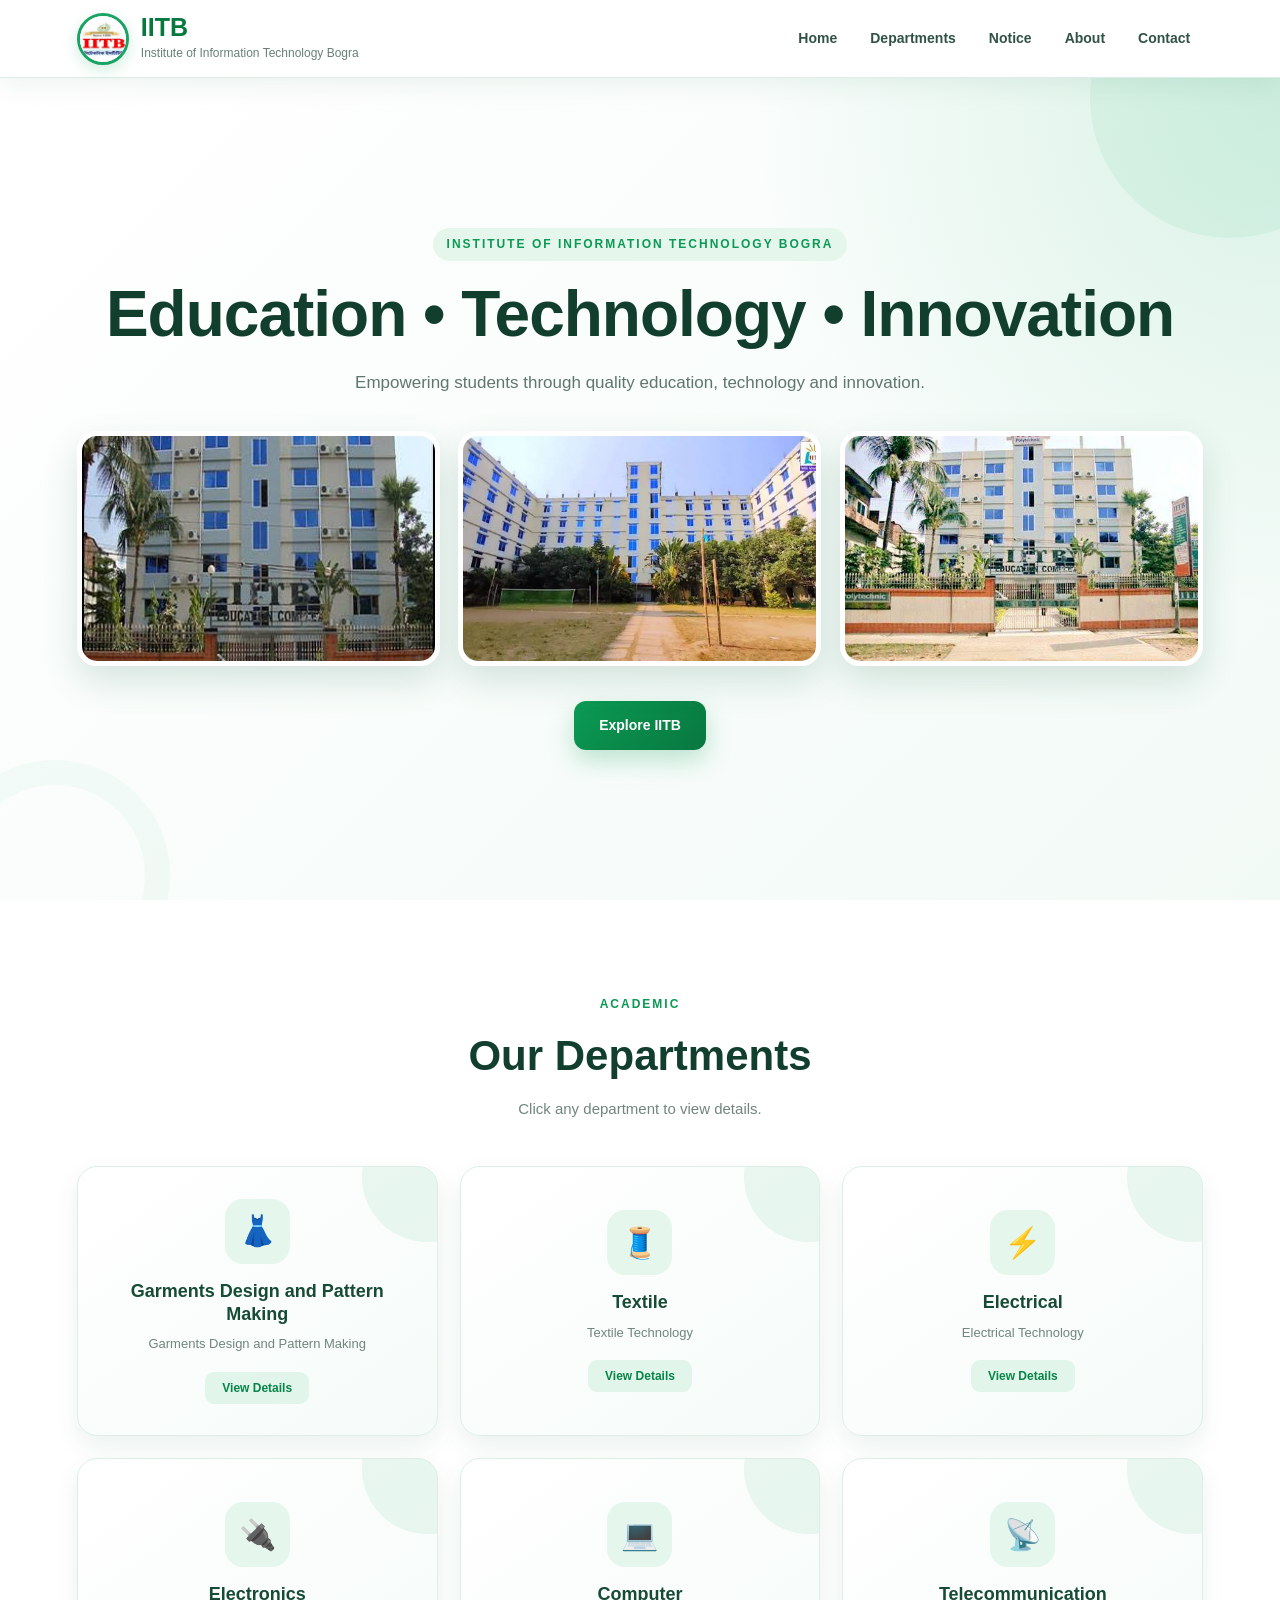
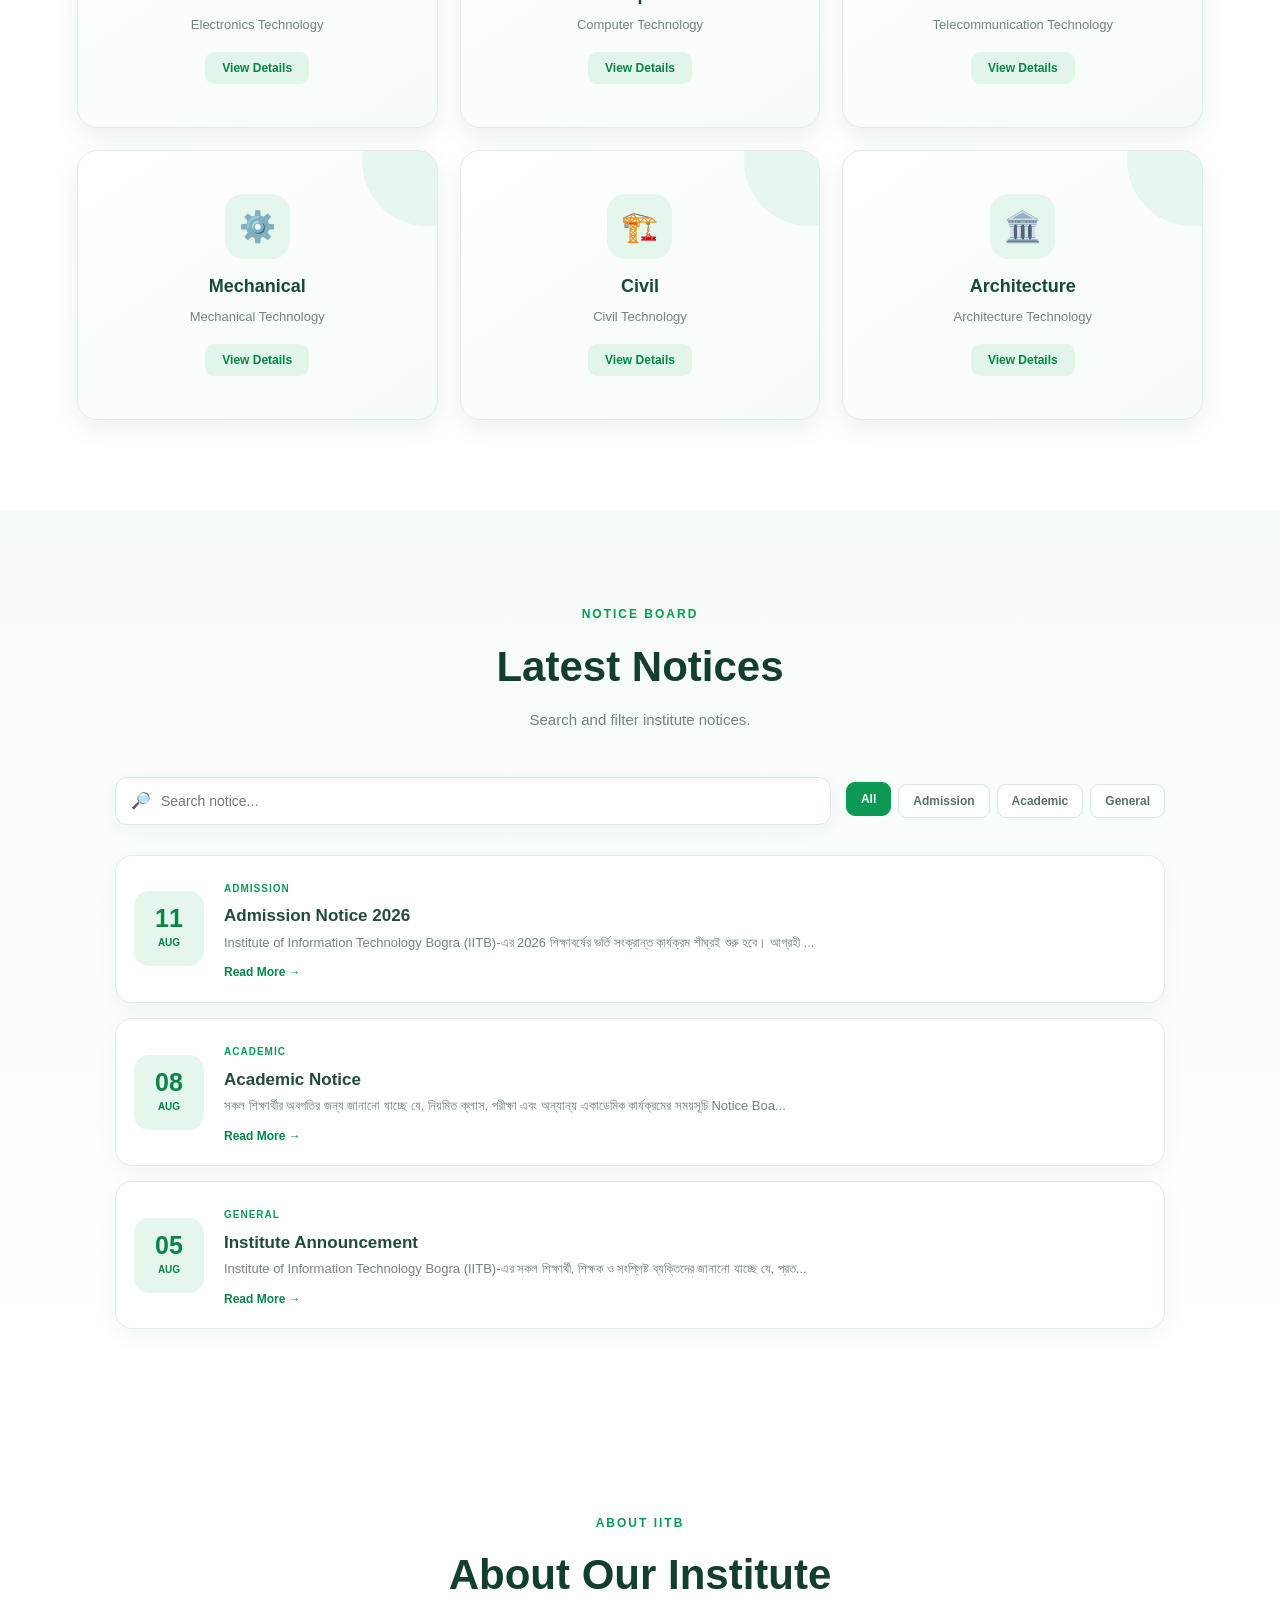
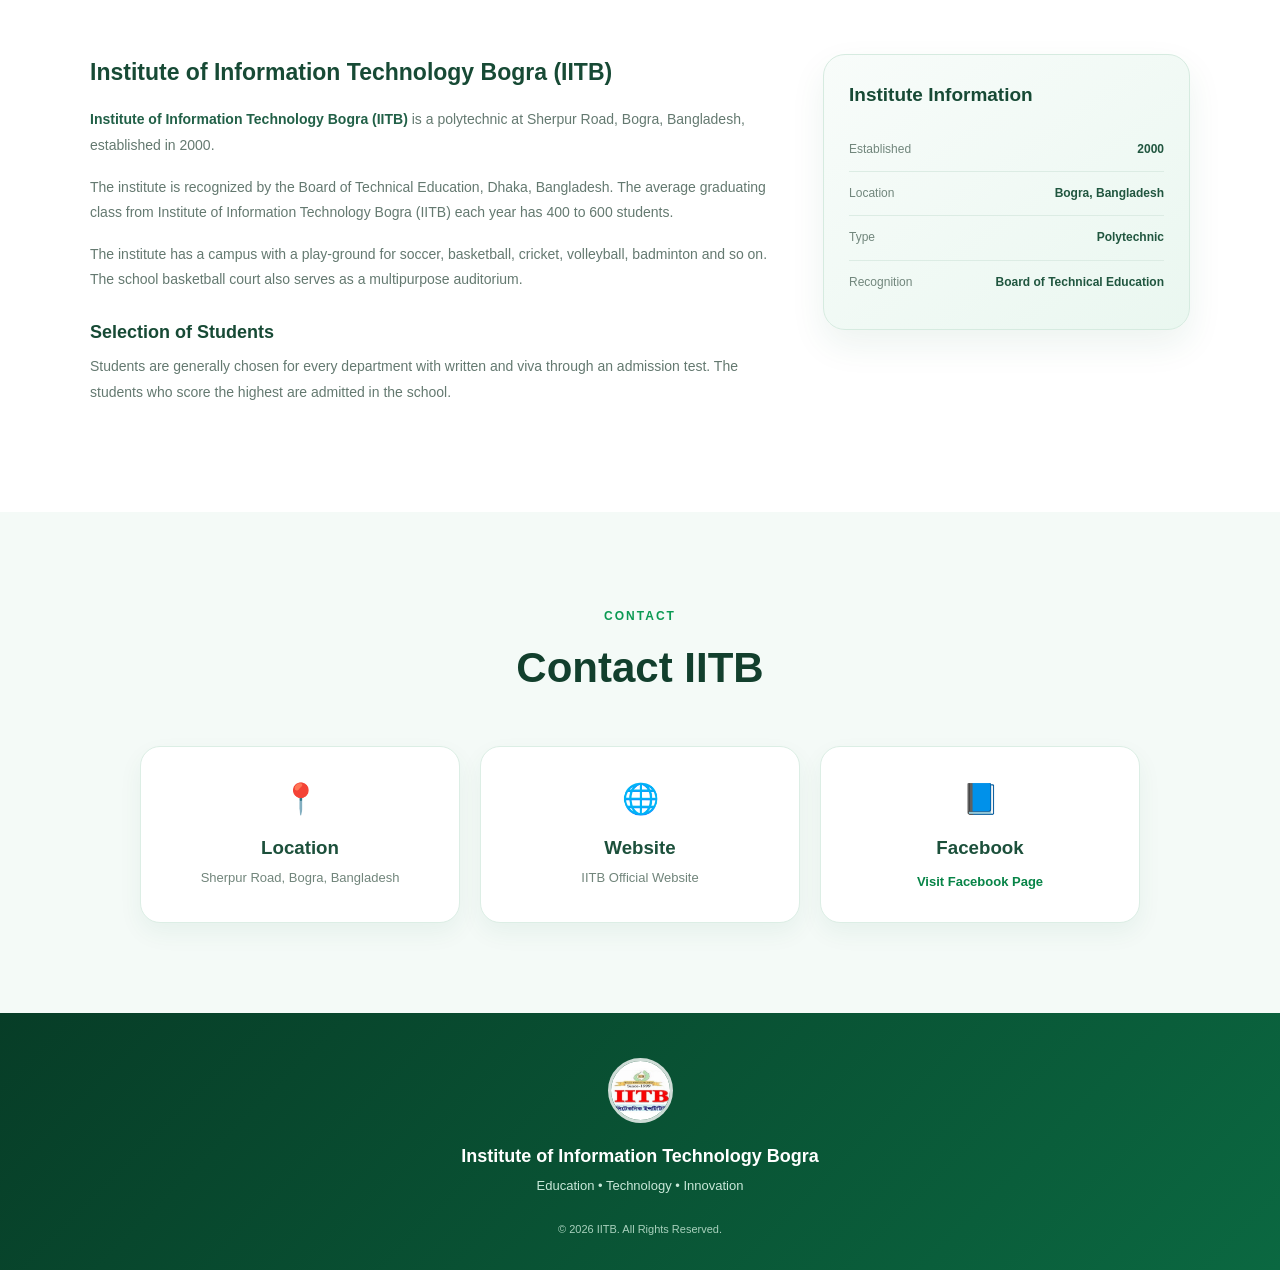
<file: index.html>
<!DOCTYPE html>
<html lang="en">

<head>
    <meta charset="UTF-8">
    <meta name="viewport" content="width=device-width, initial-scale=1.0">

    <title>IITB | Institute of Information Technology Bogra</title>

    <link rel="stylesheet" href="style.css">
</head>

<body>

<!-- ================= HEADER ================= -->

<header class="header">

    <div class="logo-area">

        <img
            src="images/logo.jpg"
            class="site-logo"
            alt="IITB Logo"
        >

        <div class="brand-text">
            <h1>IITB</h1>

            <p>
                Institute of Information Technology Bogra
            </p>
        </div>

    </div>


    <nav>
        <a href="#home">Home</a>
        <a href="#departments">Departments</a>
        <a href="#notice">Notice</a>
        <a href="#about">About</a>
        <a href="#contact">Contact</a>
    </nav>

</header>



<!-- ================= HERO ================= -->

<section id="home" class="hero">

    <div class="hero-content">

        <span class="eyebrow">
            INSTITUTE OF INFORMATION TECHNOLOGY BOGRA
        </span>

        <h2>
            Education • Technology • Innovation
        </h2>

        <p>
            Empowering students through quality education,
            technology and innovation.
        </p>


        <div class="hero-images">

            <img
                src="images/collage.jpg"
                alt="IITB Campus"
            >

            <img
                src="images/campus.jpg"
                alt="IITB Campus"
            >

            <img
                src="images/students.jpg"
                alt="IITB Students"
            >

        </div>


        <a
            href="#about"
            class="main-btn"
        >
            Explore IITB
        </a>

    </div>

</section>



<!-- ================= DEPARTMENTS ================= -->

<section
    id="departments"
    class="section departments-section"
>

    <div class="section-title">

        <span>ACADEMIC</span>

        <h2>Our Departments</h2>

        <p>
            Click any department to view details.
        </p>

    </div>


    <div class="department-grid">


        <!-- GARMENTS -->

        <div class="department-card">

            <div class="icon">👗</div>

            <h3>
                Garments Design and Pattern Making
            </h3>

            <p>
                Garments Design and Pattern Making
            </p>

            <button onclick="comingSoon()">
                View Details
            </button>

        </div>


        <!-- TEXTILE -->

        <div class="department-card">

            <div class="icon">🧵</div>

            <h3>Textile</h3>

            <p>
                Textile Technology
            </p>

            <button onclick="comingSoon()">
                View Details
            </button>

        </div>


        <!-- ELECTRICAL -->

        <div class="department-card">

            <div class="icon">⚡</div>

            <h3>Electrical</h3>

            <p>
                Electrical Technology
            </p>

            <button onclick="comingSoon()">
                View Details
            </button>

        </div>


        <!-- ELECTRONICS -->

        <div class="department-card">

            <div class="icon">🔌</div>

            <h3>Electronics</h3>

            <p>
                Electronics Technology
            </p>

            <button onclick="comingSoon()">
                View Details
            </button>

        </div>


        <!-- COMPUTER -->

        <div
            class="department-card"
            onclick="openComputerModal()"
        >

            <div class="icon">💻</div>

            <h3>Computer</h3>

            <p>
                Computer Technology
            </p>

            <button
                onclick="openComputerModal(event)"
            >
                View Details
            </button>

        </div>


        <!-- TELECOMMUNICATION -->

        <div class="department-card">

            <div class="icon">📡</div>

            <h3>
                Telecommunication
            </h3>

            <p>
                Telecommunication Technology
            </p>

            <button onclick="comingSoon()">
                View Details
            </button>

        </div>


        <!-- MECHANICAL -->

        <div class="department-card">

            <div class="icon">⚙️</div>

            <h3>Mechanical</h3>

            <p>
                Mechanical Technology
            </p>

            <button onclick="comingSoon()">
                View Details
            </button>

        </div>


        <!-- CIVIL -->

        <div class="department-card">

            <div class="icon">🏗️</div>

            <h3>Civil</h3>

            <p>
                Civil Technology
            </p>

            <button onclick="comingSoon()">
                View Details
            </button>

        </div>


        <!-- ARCHITECTURE -->

        <div class="department-card">

            <div class="icon">🏛️</div>

            <h3>Architecture</h3>

            <p>
                Architecture Technology
            </p>

            <button onclick="comingSoon()">
                View Details
            </button>

        </div>

    </div>

</section>



<!-- ================= COMPUTER POPUP ================= -->

<div
    id="computerModal"
    class="modal"
    onclick="closeComputerOutside(event)"
>

    <div
        class="modal-box"
        onclick="event.stopPropagation()"
    >

        <button
            class="modal-close"
            onclick="closeComputerModal()"
        >
            ×
        </button>


        <div class="modal-icon">
            💻
        </div>


        <span class="modal-label">
            DEPARTMENT
        </span>


        <h2>
            Computer Technology
        </h2>


        <p class="modal-description">
            Department of Computer Technology
        </p>


        <div class="modal-stats">

            <div class="modal-stat">

                <div>👨‍🎓</div>

                <strong>43</strong>

                <span>
                    Total Students
                </span>

            </div>


            <div class="modal-stat">

                <div>👨‍🏫</div>

                <strong>2</strong>

                <span>
                    Teachers
                </span>

            </div>

        </div>


        <div class="teacher-title">
            Department Teachers
        </div>


        <div class="teacher-list">


            <div class="teacher">

                <div class="teacher-photo">
                    👨‍🏫
                </div>

                <div>

                    <h3>
                        Md Nur Mohammad Rana
                    </h3>

                    <p>
                        Teacher
                    </p>

                </div>

            </div>


            <div class="teacher">

                <div class="teacher-photo">
                    👩‍🏫
                </div>

                <div>

                    <h3>
                        Mst Akhi Akter
                    </h3>

                    <p>
                        Teacher
                    </p>

                </div>

            </div>

        </div>

    </div>

</div>



<!-- ================= NOTICE ================= -->

<section
    id="notice"
    class="section notice-section"
>

    <div class="section-title">

        <span>NOTICE BOARD</span>

        <h2>Latest Notices</h2>

        <p>
            Search and filter institute notices.
        </p>

    </div>


    <div class="notice-tools">

        <div class="notice-search">

            <span>🔎</span>

            <input
                type="text"
                id="noticeSearch"
                placeholder="Search notice..."
            >

        </div>


        <div class="notice-filters">

            <button
                class="filter-btn active"
                data-category="ALL"
            >
                All
            </button>

            <button
                class="filter-btn"
                data-category="ADMISSION"
            >
                Admission
            </button>

            <button
                class="filter-btn"
                data-category="ACADEMIC"
            >
                Academic
            </button>

            <button
                class="filter-btn"
                data-category="GENERAL"
            >
                General
            </button>

        </div>

    </div>


    <div
        class="notice-list"
        id="noticeList"
    ></div>


    <div
        id="noNotice"
        class="no-notice"
    >

        <div>📭</div>

        <h3>
            No notice found
        </h3>

        <p>
            Try another search or category.
        </p>

    </div>

</section>



<!-- ================= NOTICE POPUP ================= -->

<div
    id="noticeModal"
    class="modal"
    onclick="closeNoticeOutside(event)"
>

    <div
        class="modal-box notice-modal-box"
        onclick="event.stopPropagation()"
    >

        <button
            class="modal-close"
            onclick="closeNoticeModal()"
        >
            ×
        </button>


        <div class="modal-icon">
            📢
        </div>


        <span
            id="noticeCategory"
            class="modal-label"
        >
            NOTICE
        </span>


        <h2 id="noticeTitle">
            Notice Title
        </h2>


        <div
            id="noticeDate"
            class="notice-popup-date"
        >
            Date
        </div>


        <div
            id="noticeText"
            class="notice-popup-text"
        >
            Notice details.
        </div>


        <div class="notice-popup-footer">

            <span>
                Institute of Information Technology Bogra
            </span>

            <strong>IITB</strong>

        </div>

    </div>

</div>



<!-- ================= ABOUT ================= -->

<section
    id="about"
    class="section about-section"
>

    <div class="section-title">

        <span>ABOUT IITB</span>

        <h2>
            About Our Institute
        </h2>

    </div>


    <div class="about-grid">


        <div class="about-text">

            <h3>
                Institute of Information Technology Bogra (IITB)
            </h3>


            <p>
                <strong>
                    Institute of Information Technology Bogra (IITB)
                </strong>
                is a polytechnic at Sherpur Road,
                Bogra, Bangladesh, established in 2000.
            </p>


            <p>
                The institute is recognized by the Board of
                Technical Education, Dhaka, Bangladesh.
                The average graduating class from Institute
                of Information Technology Bogra (IITB) each
                year has 400 to 600 students.
            </p>


            <p>
                The institute has a campus with a play-ground
                for soccer, basketball, cricket, volleyball,
                badminton and so on. The school basketball
                court also serves as a multipurpose auditorium.
            </p>


            <h3 class="sub-title">
                Selection of Students
            </h3>


            <p>
                Students are generally chosen for every
                department with written and viva through
                an admission test. The students who score
                the highest are admitted in the school.
            </p>

        </div>


        <div class="about-card">

            <h3>
                Institute Information
            </h3>


            <div>
                <span>Established</span>
                <strong>2000</strong>
            </div>


            <div>
                <span>Location</span>
                <strong>
                    Bogra, Bangladesh
                </strong>
            </div>


            <div>
                <span>Type</span>
                <strong>
                    Polytechnic
                </strong>
            </div>


            <div>
                <span>Recognition</span>
                <strong>
                    Board of Technical Education
                </strong>
            </div>

        </div>

    </div>

</section>



<!-- ================= CONTACT ================= -->

<section
    id="contact"
    class="section contact-section"
>

    <div class="section-title">

        <span>CONTACT</span>

        <h2>
            Contact IITB
        </h2>

    </div>


    <div class="contact-grid">


        <div class="contact-card">

            <div>📍</div>

            <h3>
                Location
            </h3>

            <p>
                Sherpur Road, Bogra, Bangladesh
            </p>

        </div>


        <div class="contact-card">

            <div>🌐</div>

            <h3>
                Website
            </h3>

            <p>
                IITB Official Website
            </p>

        </div>


        <div class="contact-card">

            <div>📘</div>

            <h3>
                Facebook
            </h3>

            <a
                href="https://www.facebook.com/IITB.EDU/"
                target="_blank"
                rel="noopener noreferrer"
            >
                Visit Facebook Page
            </a>

        </div>

    </div>

</section>



<!-- ================= FOOTER ================= -->

<footer>

    <div class="footer-logo">

        <img
            src="images/logo.jpg"
            alt="IITB Logo"
        >

    </div>


    <h3>
        Institute of Information Technology Bogra
    </h3>


    <p>
        Education • Technology • Innovation
    </p>


    <small>
        © 2026 IITB. All Rights Reserved.
    </small>

</footer>



<!-- ================= JAVASCRIPT ================= -->

<script>

/* ================= COMPUTER MODAL ================= */

function openComputerModal(event) {

    if (event) {
        event.stopPropagation();
    }

    document
        .getElementById("computerModal")
        .classList.add("show");

    document.body.classList.add("modal-open");
}


function closeComputerModal() {

    document
        .getElementById("computerModal")
        .classList.remove("show");

    document.body.classList.remove("modal-open");
}


function closeComputerOutside(event) {

    if (
        event.target.id === "computerModal"
    ) {
        closeComputerModal();
    }

}



/* ================= DEFAULT NOTICES ================= */

const defaultNotices = [

    {
        id: "default-1",

        category: "ADMISSION",

        title: "Admission Notice 2026",

        date: "11 August 2026",

        day: "11",

        month: "AUG",

        text:
`Institute of Information Technology Bogra (IITB)-এর 2026 শিক্ষাবর্ষের ভর্তি সংক্রান্ত কার্যক্রম শীঘ্রই শুরু হবে।

আগ্রহী শিক্ষার্থীদের ভর্তি সংক্রান্ত সকল তথ্যের জন্য নিয়মিত Notice Board অনুসরণ করার জন্য অনুরোধ করা হলো।

— Institute of Information Technology Bogra (IITB)`
    },


    {
        id: "default-2",

        category: "ACADEMIC",

        title: "Academic Notice",

        date: "08 August 2026",

        day: "08",

        month: "AUG",

        text:
`সকল শিক্ষার্থীর অবগতির জন্য জানানো যাচ্ছে যে, নিয়মিত ক্লাস, পরীক্ষা এবং অন্যান্য একাডেমিক কার্যক্রমের সময়সূচি Notice Board-এর মাধ্যমে জানানো হবে।

সকল শিক্ষার্থীকে নিয়মিত ক্লাসে উপস্থিত থাকার জন্য অনুরোধ করা হলো।

— Academic Department, IITB`
    },


    {
        id: "default-3",

        category: "GENERAL",

        title: "Institute Announcement",

        date: "05 August 2026",

        day: "05",

        month: "AUG",

        text:
`Institute of Information Technology Bogra (IITB)-এর সকল শিক্ষার্থী, শিক্ষক ও সংশ্লিষ্ট ব্যক্তিদের জানানো যাচ্ছে যে, প্রতিষ্ঠানের গুরুত্বপূর্ণ সকল ঘোষণা Notice Board-এ প্রকাশ করা হবে।

সকলকে নিয়মিত Notice Board দেখার জন্য অনুরোধ করা হলো।

— Institute of Information Technology Bogra (IITB)`
    }

];



/* ================= NOTICE STORAGE ================= */

function getAdminNotices() {

    try {

        const saved =
            localStorage.getItem(
                "iitbNotices"
            );

        if (!saved) {
            return [];
        }

        const parsed =
            JSON.parse(saved);

        return Array.isArray(parsed)
            ? parsed
            : [];

    } catch (error) {

        return [];

    }

}



function getWebsiteNotices() {

    return [
        ...getAdminNotices(),
        ...defaultNotices
    ];

}



/* ================= NOTICE FILTER ================= */

let currentCategory = "ALL";



function escapeHTML(value) {

    const div =
        document.createElement("div");

    div.textContent =
        String(value);

    return div.innerHTML;

}



function getShortText(text) {

    const clean =
        String(text)
        .replace(/\s+/g, " ")
        .trim();

    if (clean.length > 120) {

        return (
            escapeHTML(
                clean.substring(0, 120)
            ) + "..."
        );

    }

    return escapeHTML(clean);

}



/* ================= RENDER NOTICES ================= */

function renderNotices() {

    const list =
        document.getElementById(
            "noticeList"
        );


    const search =
        document
        .getElementById(
            "noticeSearch"
        )
        .value
        .toLowerCase()
        .trim();


    list.innerHTML = "";


    const filtered =
        getWebsiteNotices().filter(
            function(notice) {

                const category =
                    String(
                        notice.category || ""
                    ).toUpperCase();


                const title =
                    String(
                        notice.title || ""
                    ).toLowerCase();


                const text =
                    String(
                        notice.text || ""
                    ).toLowerCase();


                const categoryMatch =
                    currentCategory === "ALL"
                    ||
                    category === currentCategory;


                const searchMatch =
                    title.includes(search)
                    ||
                    category
                        .toLowerCase()
                        .includes(search)
                    ||
                    text.includes(search);


                return (
                    categoryMatch &&
                    searchMatch
                );

            }
        );


    const noNotice =
        document.getElementById(
            "noNotice"
        );


    if (filtered.length === 0) {

        noNotice.classList.add("show");

        return;

    }


    noNotice.classList.remove("show");


    filtered.forEach(
        function(notice) {

            const card =
                document.createElement(
                    "div"
                );


            card.className =
                "notice-card";


            card.innerHTML = `

                <div class="date">

                    <strong>
                        ${escapeHTML(
                            notice.day || ""
                        )}
                    </strong>

                    <span>
                        ${escapeHTML(
                            notice.month || ""
                        )}
                    </span>

                </div>


                <div class="notice-content">

                    <label>
                        ${escapeHTML(
                            notice.category || "GENERAL"
                        )}
                    </label>

                    <h3>
                        ${escapeHTML(
                            notice.title || "Notice"
                        )}
                    </h3>

                    <p>
                        ${getShortText(
                            notice.text || ""
                        )}
                    </p>

                    <button type="button">
                        Read More →
                    </button>

                </div>

            `;


            card.addEventListener(
                "click",
                function() {

                    openNotice(
                        notice.id
                    );

                }
            );


            list.appendChild(card);

        }
    );

}



/* ================= NOTICE SEARCH ================= */

function filterNotices() {

    renderNotices();

}



/* ================= CATEGORY ================= */

function setNoticeCategory(category) {

    currentCategory =
        category;


    document
        .querySelectorAll(
            ".filter-btn"
        )
        .forEach(
            function(button) {

                button.classList.remove(
                    "active"
                );

            }
        );


    const selected =
        document.querySelector(
            `.filter-btn[data-category="${category}"]`
        );


    if (selected) {

        selected.classList.add(
            "active"
        );

    }


    renderNotices();

}



/* ================= OPEN NOTICE ================= */

function openNotice(id) {

    const notice =
        getWebsiteNotices().find(
            function(item) {

                return (
                    String(item.id) ===
                    String(id)
                );

            }
        );


    if (!notice) {
        return;
    }


    document
        .getElementById(
            "noticeCategory"
        )
        .textContent =
        notice.category || "GENERAL";


    document
        .getElementById(
            "noticeTitle"
        )
        .textContent =
        notice.title || "Notice";


    document
        .getElementById(
            "noticeDate"
        )
        .textContent =
        notice.date || "";


    document
        .getElementById(
            "noticeText"
        )
        .textContent =
        notice.text || "";


    document
        .getElementById(
            "noticeModal"
        )
        .classList.add("show");


    document.body.classList.add(
        "modal-open"
    );

}



/* ================= CLOSE NOTICE ================= */

function closeNoticeModal() {

    document
        .getElementById(
            "noticeModal"
        )
        .classList.remove("show");


    document.body.classList.remove(
        "modal-open"
    );

}



function closeNoticeOutside(event) {

    if (
        event.target.id ===
        "noticeModal"
    ) {

        closeNoticeModal();

    }

}



/* ================= OTHER DEPARTMENTS ================= */

function comingSoon() {

    alert(
        "Department details will be added soon."
    );

}



/* ================= ESC KEY ================= */

document.addEventListener(
    "keydown",
    function(event) {

        if (
            event.key === "Escape"
        ) {

            closeComputerModal();

            closeNoticeModal();

        }

    }
);



/* ================= SEARCH ================= */

document
    .getElementById(
        "noticeSearch"
    )
    .addEventListener(
        "input",
        filterNotices
    );



/* ================= FILTER BUTTONS ================= */

document
    .querySelectorAll(
        ".filter-btn"
    )
    .forEach(
        function(button) {

            button.addEventListener(
                "click",
                function() {

                    setNoticeCategory(
                        button.dataset.category
                    );

                }
            );

        }
    );



/* ================= ADMIN NOTICE UPDATE ================= */

window.addEventListener(
    "storage",
    function(event) {

        if (
            event.key ===
            "iitbNotices"
        ) {

            renderNotices();

        }

    }
);



/* ================= INITIAL LOAD ================= */

renderNotices();

</script>

</body>
</html>
</file>
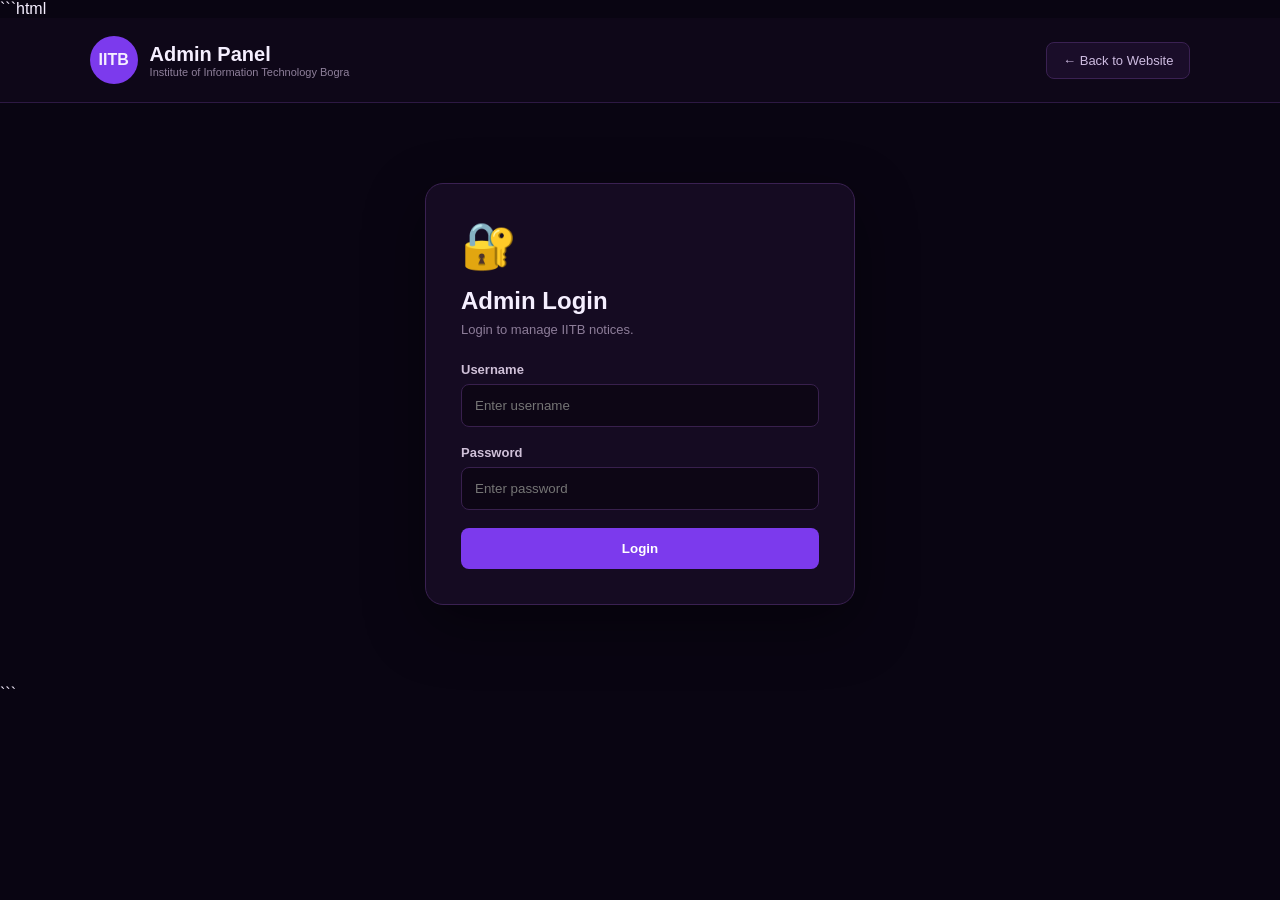
<file: admin.html>
```html
<!DOCTYPE html>
<html lang="en">

<head>
    <meta charset="UTF-8">
    <meta name="viewport" content="width=device-width, initial-scale=1.0">

    <title>IITB Admin Panel</title>

    <style>

        * {
            box-sizing: border-box;
            margin: 0;
            padding: 0;
        }

        body {
            font-family: Arial, sans-serif;
            background: #090512;
            color: #f5efff;
            min-height: 100vh;
        }

        /* HEADER */

        header {
            padding: 18px 7%;

            display: flex;
            justify-content: space-between;
            align-items: center;

            background: #0e0718;

            border-bottom: 1px solid #2d1943;
        }

        .logo {
            display: flex;
            align-items: center;
            gap: 12px;
        }

        .logo-circle {
            width: 48px;
            height: 48px;

            border-radius: 50%;

            background: #7c3aed;

            display: flex;
            justify-content: center;
            align-items: center;

            font-weight: bold;
        }

        .logo h2 {
            font-size: 20px;
        }

        .logo p {
            color: #8f809b;
            font-size: 11px;
        }

        .back-btn {
            padding: 10px 16px;

            background: #1a0d29;

            border: 1px solid #3a2152;

            color: #cdbbe0;

            border-radius: 8px;

            text-decoration: none;

            font-size: 13px;
        }

        .back-btn:hover {
            background: #7c3aed;
            color: white;
        }


        /* MAIN */

        .container {
            max-width: 1000px;

            margin: 50px auto;

            padding: 0 20px;
        }

        .page-title {
            margin-bottom: 30px;
        }

        .page-title span {
            color: #a78bfa;

            font-size: 11px;

            letter-spacing: 3px;
        }

        .page-title h1 {
            font-size: 35px;

            margin-top: 5px;
        }

        .page-title p {
            color: #8d7d99;

            margin-top: 5px;
        }


        /* LOGIN */

        .login-box {
            max-width: 430px;

            margin: 80px auto;

            padding: 35px;

            background: #150b22;

            border: 1px solid #3a2152;

            border-radius: 18px;

            box-shadow:
                0 20px 60px rgba(0,0,0,.4);
        }

        .login-icon {
            font-size: 45px;

            margin-bottom: 15px;
        }

        .login-box h2 {
            margin-bottom: 7px;
        }

        .login-box p {
            color: #8d7d99;

            font-size: 13px;

            margin-bottom: 25px;
        }


        /* FORM */

        label {
            display: block;

            color: #cfc0d8;

            font-size: 13px;

            font-weight: bold;

            margin-bottom: 7px;
        }

        input,
        textarea,
        select {

            width: 100%;

            padding: 13px;

            margin-bottom: 18px;

            border-radius: 8px;

            border: 1px solid #38204d;

            background: #0d0615;

            color: white;

            outline: none;

            font-family: inherit;
        }

        textarea {
            min-height: 150px;

            resize: vertical;
        }

        input:focus,
        textarea:focus,
        select:focus {
            border-color: #7c3aed;
        }


        .primary-btn {

            width: 100%;

            padding: 13px;

            border: none;

            border-radius: 8px;

            background: #7c3aed;

            color: white;

            font-weight: bold;

            cursor: pointer;

            transition: .3s;
        }

        .primary-btn:hover {
            background: #8b5cf6;
        }


        .error {
            display: none;

            margin-top: 15px;

            padding: 10px;

            border-radius: 7px;

            background: #3a1020;

            color: #ff9db8;

            font-size: 12px;

            text-align: center;
        }


        /* ADMIN PANEL */

        #adminPanel {
            display: none;
        }

        .dashboard {

            display: grid;

            grid-template-columns: 1fr 1.3fr;

            gap: 25px;

            align-items: start;
        }


        .card {

            background: #150b22;

            border: 1px solid #302044;

            border-radius: 15px;

            padding: 25px;
        }

        .card h2 {
            font-size: 20px;

            margin-bottom: 20px;
        }


        .cancel-btn {

            width: 100%;

            padding: 11px;

            margin-top: 10px;

            border: 1px solid #4a2d61;

            background: transparent;

            color: #ad9ab9;

            border-radius: 8px;

            cursor: pointer;

            display: none;
        }

        .cancel-btn:hover {
            background: #241332;
        }


        /* NOTICE ITEM */

        .notice-item {

            padding: 17px;

            margin-bottom: 12px;

            border-radius: 11px;

            background: #100819;

            border: 1px solid #2d1d3e;
        }

        .notice-top {

            display: flex;

            justify-content: space-between;

            gap: 10px;

            align-items: start;
        }

        .notice-item h3 {
            font-size: 15px;

            margin-bottom: 5px;
        }

        .notice-category {

            color: #a78bfa;

            font-size: 9px;

            font-weight: bold;

            letter-spacing: 1px;
        }

        .notice-date {

            color: #75647f;

            font-size: 10px;
        }

        .notice-item p {

            color: #8f8099;

            font-size: 12px;

            margin-top: 8px;

            white-space: pre-line;
        }


        .actions {

            display: flex;

            gap: 7px;

            margin-top: 13px;
        }

        .edit-btn,
        .delete-btn {

            padding: 7px 12px;

            border-radius: 6px;

            cursor: pointer;

            font-size: 11px;

            font-weight: bold;
        }

        .edit-btn {

            border: 1px solid #5c3b7a;

            background: #21102f;

            color: #c9b3da;
        }

        .delete-btn {

            border: 1px solid #673044;

            background: #2b1020;

            color: #f2a1b7;
        }

        .edit-btn:hover {
            background: #6d28d9;
            color: white;
        }

        .delete-btn:hover {
            background: #8f1d46;
            color: white;
        }


        .empty {

            padding: 40px 20px;

            text-align: center;

            color: #786982;

            border: 1px dashed #39264c;

            border-radius: 10px;
        }


        /* LOGOUT */

        .logout {

            position: fixed;

            right: 25px;

            bottom: 25px;

            padding: 10px 15px;

            background: #25102f;

            border: 1px solid #4a2862;

            color: #c9b5d4;

            border-radius: 8px;

            cursor: pointer;
        }


        /* MOBILE */

        @media (max-width: 800px) {

            header {
                padding: 15px 20px;
            }

            .logo p {
                display: none;
            }

            .container {
                margin-top: 35px;
            }

            .dashboard {
                grid-template-columns: 1fr;
            }

            .page-title h1 {
                font-size: 28px;
            }

            .login-box {
                margin: 40px auto;
            }

        }

    </style>

</head>


<body>


<!-- HEADER -->

<header>

    <div class="logo">

        <div class="logo-circle">
            IITB
        </div>

        <div>
            <h2>Admin Panel</h2>

            <p>
                Institute of Information Technology Bogra
            </p>
        </div>

    </div>


    <a
        href="index.html"
        class="back-btn"
    >
        ← Back to Website
    </a>

</header>


<!-- ================= LOGIN ================= -->

<div
    id="loginSection"
    class="container"
>

    <div class="login-box">

        <div class="login-icon">
            🔐
        </div>

        <h2>
            Admin Login
        </h2>

        <p>
            Login to manage IITB notices.
        </p>


        <form
            onsubmit="login(event)"
        >

            <label>
                Username
            </label>

            <input
                type="text"
                id="username"
                placeholder="Enter username"
                required
            >


            <label>
                Password
            </label>

            <input
                type="password"
                id="password"
                placeholder="Enter password"
                required
            >


            <button
                class="primary-btn"
                type="submit"
            >
                Login
            </button>

        </form>


        <div
            id="loginError"
            class="error"
        >
            Wrong username or password.
        </div>

    </div>

</div>


<!-- ================= ADMIN PANEL ================= -->

<div
    id="adminPanel"
    class="container"
>

    <div class="page-title">

        <span>
            IITB ADMINISTRATION
        </span>

        <h1>
            Notice Management
        </h1>

        <p>
            Add, edit or delete institute notices.
        </p>

    </div>


    <div class="dashboard">


        <!-- ADD NOTICE -->

        <div class="card">

            <h2 id="formTitle">
                ➕ Add New Notice
            </h2>


            <form
                onsubmit="saveNotice(event)"
            >

                <label>
                    Notice Title
                </label>

                <input
                    type="text"
                    id="title"
                    placeholder="Example: Admission Notice 2026"
                    required
                >


                <label>
                    Category
                </label>

                <select
                    id="category"
                    required
                >

                    <option value="ADMISSION">
                        Admission
                    </option>

                    <option value="ACADEMIC">
                        Academic
                    </option>

                    <option value="GENERAL">
                        General
                    </option>

                </select>


                <label>
                    Notice Date
                </label>

                <input
                    type="date"
                    id="date"
                    required
                >


                <label>
                    Notice Details
                </label>

                <textarea
                    id="details"
                    placeholder="Write your notice details here..."
                    required
                ></textarea>


                <button
                    type="submit"
                    class="primary-btn"
                    id="saveButton"
                >
                    Publish Notice
                </button>


                <button
                    type="button"
                    class="cancel-btn"
                    id="cancelButton"
                    onclick="cancelEdit()"
                >
                    Cancel Edit
                </button>

            </form>

        </div>


        <!-- NOTICE LIST -->

        <div class="card">

            <h2>
                📢 Published Notices
            </h2>

            <div id="adminNoticeList"></div>

        </div>

    </div>

</div>


<!-- LOGOUT -->

<button
    id="logoutButton"
    class="logout"
    style="display:none;"
    onclick="logout()"
>
    Logout
</button>



<script>


/* ================= LOGIN ================= */

/*
    DEMO LOGIN

    Username: admin
    Password: 12345

    পরে চাইলে এগুলো change করতে পারবে।
*/

const ADMIN_USERNAME = "admin";

const ADMIN_PASSWORD = "12345";


function login(event) {

    event.preventDefault();


    const username =
        document
        .getElementById("username")
        .value;


    const password =
        document
        .getElementById("password")
        .value;


    if (
        username === ADMIN_USERNAME &&
        password === ADMIN_PASSWORD
    ) {

        sessionStorage.setItem(
            "iitbAdmin",
            "true"
        );


        showAdminPanel();

    }

    else {

        document
            .getElementById("loginError")
            .style.display = "block";

    }

}


/* ================= SHOW ADMIN ================= */

function showAdminPanel() {

    document
        .getElementById("loginSection")
        .style.display = "none";


    document
        .getElementById("adminPanel")
        .style.display = "block";


    document
        .getElementById("logoutButton")
        .style.display = "block";


    renderAdminNotices();

}


/* ================= LOGOUT ================= */

function logout() {

    sessionStorage.removeItem(
        "iitbAdmin"
    );

    location.reload();

}


/* ================= NOTICE STORAGE ================= */

function getNotices() {

    const saved =
        localStorage.getItem(
            "iitbNotices"
        );


    if (saved) {

        return JSON.parse(saved);

    }


    return [];

}


function saveNotices(notices) {

    localStorage.setItem(
        "iitbNotices",
        JSON.stringify(notices)
    );

}


/* ================= ADD / EDIT ================= */

let editingId = null;


function saveNotice(event) {

    event.preventDefault();


    const title =
        document
        .getElementById("title")
        .value
        .trim();


    const category =
        document
        .getElementById("category")
        .value;


    const dateInput =
        document
        .getElementById("date")
        .value;


    const details =
        document
        .getElementById("details")
        .value
        .trim();


    if (
        !title ||
        !category ||
        !dateInput ||
        !details
    ) {

        return;

    }


    const notices = getNotices();


    const dateObject =
        new Date(
            dateInput + "T00:00:00"
        );


    const day =
        String(
            dateObject.getDate()
        ).padStart(2, "0");


    const month =
        dateObject
        .toLocaleString(
            "en-US",
            {
                month: "short"
            }
        )
        .toUpperCase();


    const formattedDate =
        dateObject.toLocaleDateString(
            "en-GB",
            {
                day: "2-digit",
                month: "long",
                year: "numeric"
            }
        );


    if (editingId !== null) {

        const index =
            notices.findIndex(
                notice =>
                notice.id === editingId
            );


        if (index !== -1) {

            notices[index] = {

                ...notices[index],

                title: title,

                category: category,

                date: formattedDate,

                day: day,

                month: month,

                text: details

            };

        }


        alert(
            "Notice updated successfully!"
        );

    }

    else {

        const newNotice = {

            id: Date.now(),

            title: title,

            category: category,

            date: formattedDate,

            day: day,

            month: month,

            text: details

        };


        notices.unshift(
            newNotice
        );


        alert(
            "Notice published successfully!"
        );

    }


    saveNotices(notices);


    resetForm();

    renderAdminNotices();

}


/* ================= EDIT ================= */

function editNotice(id) {

    const notices = getNotices();


    const notice =
        notices.find(
            item =>
            item.id === id
        );


    if (!notice) {
        return;
    }


    document
        .getElementById("title")
        .value =
        notice.title;


    document
        .getElementById("category")
        .value =
        notice.category;


    document
        .getElementById("details")
        .value =
        notice.text;


    /*
        Convert stored date
        back to input date.
    */

    const parts =
        notice.date.split(" ");


    if (parts.length === 3) {

        const day =
            parts[0];

        const month =
            new Date(
                `${parts[1]} 1, 2000`
            )
            .getMonth() + 1;

        const year =
            parts[2];


        const monthNumber =
            String(month)
            .padStart(2, "0");


        document
            .getElementById("date")
            .value =
            `${year}-${monthNumber}-${day}`;

    }


    editingId = id;


    document
        .getElementById("formTitle")
        .textContent =
        "✏️ Edit Notice";


    document
        .getElementById("saveButton")
        .textContent =
        "Update Notice";


    document
        .getElementById("cancelButton")
        .style.display =
        "block";


    window.scrollTo({
        top: 0,
        behavior: "smooth"
    });

}


/* ================= DELETE ================= */

function deleteNotice(id) {

    const confirmDelete =
        confirm(
            "Are you sure you want to delete this notice?"
        );


    if (!confirmDelete) {
        return;
    }


    let notices =
        getNotices();


    notices =
        notices.filter(
            notice =>
            notice.id !== id
        );


    saveNotices(notices);


    renderAdminNotices();


    alert(
        "Notice deleted successfully!"
    );

}


/* ================= CANCEL ================= */

function cancelEdit() {

    resetForm();

}


function resetForm() {

    editingId = null;


    document
        .getElementById("title")
        .value = "";


    document
        .getElementById("category")
        .value =
        "ADMISSION";


    document
        .getElementById("date")
        .value = "";


    document
        .getElementById("details")
        .value = "";


    document
        .getElementById("formTitle")
        .textContent =
        "➕ Add New Notice";


    document
        .getElementById("saveButton")
        .textContent =
        "Publish Notice";


    document
        .getElementById("cancelButton")
        .style.display =
        "none";

}


/* ================= ADMIN NOTICE LIST ================= */

function renderAdminNotices() {

    const container =
        document
        .getElementById(
            "adminNoticeList"
        );


    const notices =
        getNotices();


    container.innerHTML = "";


    if (notices.length === 0) {

        container.innerHTML = `

            <div class="empty">

                📭

                <br><br>

                No notices published yet.

            </div>

        `;

        return;

    }


    notices.forEach(
        function(notice) {

            const item =
                document.createElement(
                    "div"
                );


            item.className =
                "notice-item";


            item.innerHTML = `

                <div class="notice-top">

                    <div>

                        <div class="notice-category">
                            ${notice.category}
                        </div>

                        <h3>
                            ${escapeHTML(notice.title)}
                        </h3>

                    </div>

                    <div class="notice-date">
                        ${notice.date}
                    </div>

                </div>


                <p>
                    ${escapeHTML(notice.text)}
                </p>


                <div class="actions">

                    <button
                        class="edit-btn"
                        onclick="editNotice(${notice.id})"
                    >
                        ✏️ Edit
                    </button>

                    <button
                        class="delete-btn"
                        onclick="deleteNotice(${notice.id})"
                    >
                        🗑️ Delete
                    </button>

                </div>

            `;


            container.appendChild(
                item
            );

        }
    );

}


/* ================= SECURITY HELPER ================= */

function escapeHTML(text) {

    const div =
        document.createElement(
            "div"
        );

    div.textContent = text;

    return div.innerHTML;

}


/* ================= START ================= */

if (
    sessionStorage.getItem(
        "iitbAdmin"
    ) === "true"
) {

    showAdminPanel();

}

</script>

</body>

</html>
```
</file>
<file: style.css>
/* =========================================================
   IITB WEBSITE
   WHITE + GREEN THEME
   MOBILE RESPONSIVE + 3D ANIMATION
   ========================================================= */

* {
    margin: 0;
    padding: 0;
    box-sizing: border-box;
}

html {
    scroll-behavior: smooth;
}

body {
    font-family: Arial, Helvetica, sans-serif;
    background: #f5faf7;
    color: #16352a;
    line-height: 1.6;
    overflow-x: hidden;
}

body.modal-open {
    overflow: hidden;
}


/* =========================================================
   HEADER
   ========================================================= */

.header {
    width: 100%;
    min-height: 78px;
    background: rgba(255, 255, 255, 0.96);
    border-bottom: 1px solid #dceee5;

    display: flex;
    align-items: center;
    justify-content: space-between;

    padding: 12px 6%;

    position: sticky;
    top: 0;
    z-index: 1000;

    box-shadow: 0 5px 25px rgba(17, 93, 59, 0.08);
    backdrop-filter: blur(10px);
}


/* LOGO AREA */

.logo-area {
    display: flex;
    align-items: center;
    gap: 12px;
}

.site-logo {
    width: 52px;
    height: 52px;

    object-fit: cover;

    border-radius: 50%;

    border: 3px solid #19a463;

    box-shadow:
        0 5px 15px rgba(25, 164, 99, 0.20);

    transition: 0.35s ease;
}

.site-logo:hover {
    transform: rotateY(20deg) rotateX(10deg) scale(1.06);
}

.brand-text h1 {
    font-size: 25px;
    color: #08783f;
    line-height: 1.1;
}

.brand-text p {
    font-size: 12px;
    color: #678176;
    margin-top: 3px;
}


/* NAVIGATION */

nav {
    display: flex;
    align-items: center;
    gap: 7px;
}

nav a {
    text-decoration: none;
    color: #315247;

    font-size: 14px;
    font-weight: 600;

    padding: 9px 13px;

    border-radius: 9px;

    transition: all 0.3s ease;
}

nav a:hover {
    color: white;
    background: #119b59;

    transform: translateY(-2px);

    box-shadow:
        0 7px 18px rgba(17, 155, 89, 0.20);
}


/* =========================================================
   HERO
   ========================================================= */

.hero {
    min-height: calc(100vh - 78px);

    display: flex;
    align-items: center;
    justify-content: center;

    padding: 75px 6%;

    background:
        radial-gradient(
            circle at top right,
            rgba(30, 179, 108, 0.14),
            transparent 35%
        ),
        linear-gradient(
            135deg,
            #ffffff 0%,
            #f2faf6 100%
        );

    position: relative;
    overflow: hidden;
}


/* Decorative circles */

.hero::before {
    content: "";

    position: absolute;

    width: 280px;
    height: 280px;

    border-radius: 50%;

    background: rgba(26, 170, 98, 0.07);

    top: -120px;
    right: -90px;

    animation: floatingCircle 7s ease-in-out infinite;
}

.hero::after {
    content: "";

    position: absolute;

    width: 180px;
    height: 180px;

    border-radius: 50%;

    border: 25px solid rgba(24, 166, 96, 0.04);

    bottom: -90px;
    left: -60px;

    animation: floatingCircle 8s ease-in-out infinite reverse;
}


.hero-content {
    width: 100%;
    max-width: 1150px;

    text-align: center;

    position: relative;
    z-index: 2;
}


/* EYEBROW */

.eyebrow {
    display: inline-block;

    font-size: 12px;
    font-weight: 800;

    letter-spacing: 2px;

    color: #0c9954;

    background: #e5f7ed;

    padding: 7px 14px;

    border-radius: 30px;

    margin-bottom: 18px;
}


.hero h2 {
    font-size: clamp(34px, 5vw, 65px);

    line-height: 1.12;

    color: #123f2d;

    margin-bottom: 18px;

    letter-spacing: -1px;
}


.hero-content > p {
    max-width: 650px;

    margin: 0 auto 35px;

    color: #60766c;

    font-size: 17px;
}


/* =========================================================
   HERO IMAGES
   ========================================================= */

.hero-images {
    display: grid;

    grid-template-columns: repeat(3, 1fr);

    gap: 18px;

    width: 100%;

    margin: 35px auto;
}

.hero-images img {
    width: 100%;
    height: 235px;

    object-fit: cover;

    border-radius: 20px;

    border: 5px solid white;

    box-shadow:
        0 15px 35px rgba(24, 100, 67, 0.16);

    transition:
        transform 0.5s ease,
        box-shadow 0.5s ease;

    transform-style: preserve-3d;

    animation: imageAppear 0.9s ease both;
}

.hero-images img:nth-child(1) {
    animation-delay: 0.1s;
}

.hero-images img:nth-child(2) {
    animation-delay: 0.25s;
}

.hero-images img:nth-child(3) {
    animation-delay: 0.4s;
}

.hero-images img:hover {
    transform:
        perspective(800px)
        rotateX(5deg)
        rotateY(-5deg)
        translateY(-10px)
        scale(1.02);

    box-shadow:
        0 25px 45px rgba(18, 119, 71, 0.25);
}


/* MAIN BUTTON */

.main-btn {
    display: inline-block;

    text-decoration: none;

    background: linear-gradient(
        135deg,
        #0b9b54,
        #08773f
    );

    color: white;

    padding: 13px 25px;

    border-radius: 12px;

    font-size: 14px;
    font-weight: 700;

    box-shadow:
        0 10px 25px rgba(11, 155, 84, 0.25);

    transition: 0.35s ease;
}

.main-btn:hover {
    transform:
        translateY(-4px)
        scale(1.03);

    box-shadow:
        0 15px 30px rgba(11, 155, 84, 0.35);
}


/* =========================================================
   GENERAL SECTION
   ========================================================= */

.section {
    width: 100%;

    padding: 90px 6%;
}

.section-title {
    text-align: center;

    max-width: 700px;

    margin: 0 auto 45px;
}

.section-title > span {
    display: inline-block;

    color: #0b9953;

    font-size: 12px;

    font-weight: 800;

    letter-spacing: 2px;

    margin-bottom: 8px;
}

.section-title h2 {
    font-size: clamp(28px, 4vw, 42px);

    color: #123f2d;

    margin-bottom: 8px;
}

.section-title p {
    color: #71857c;

    font-size: 15px;
}


/* =========================================================
   DEPARTMENTS
   ========================================================= */

.departments-section {
    background: #ffffff;
}

.department-grid {
    max-width: 1150px;

    margin: auto;

    display: grid;

    grid-template-columns:
        repeat(3, minmax(0, 1fr));

    gap: 22px;

    perspective: 1200px;
}


/* DEPARTMENT CARD */

.department-card {
    background: linear-gradient(
        145deg,
        #ffffff,
        #f5fbf8
    );

    border: 1px solid #dceee5;

    border-radius: 20px;

    padding: 27px 22px;

    text-align: center;

    min-height: 270px;

    display: flex;
    flex-direction: column;
    align-items: center;
    justify-content: center;

    position: relative;

    overflow: hidden;

    box-shadow:
        0 10px 25px rgba(18, 91, 59, 0.08);

    transform-style: preserve-3d;

    transition:
        transform 0.45s ease,
        box-shadow 0.45s ease,
        border-color 0.45s ease;

    cursor: pointer;
}


/* Green shine */

.department-card::before {
    content: "";

    position: absolute;

    width: 130px;
    height: 130px;

    border-radius: 50%;

    background: rgba(17, 164, 94, 0.08);

    top: -55px;
    right: -55px;

    transition: 0.5s ease;
}

.department-card::after {
    content: "";

    position: absolute;

    height: 3px;
    width: 0;

    background: linear-gradient(
        90deg,
        #0a9952,
        #53d99a
    );

    left: 50%;
    bottom: 0;

    transform: translateX(-50%);

    transition: 0.4s ease;
}


.department-card:hover {
    transform:
        perspective(1000px)
        rotateX(5deg)
        rotateY(-5deg)
        translateY(-12px)
        scale(1.015);

    border-color: #9ed9bb;

    box-shadow:
        0 25px 45px rgba(15, 112, 68, 0.17);
}

.department-card:hover::before {
    transform: scale(2.3);
}

.department-card:hover::after {
    width: 70%;
}


/* ICON */

.department-card .icon {
    width: 65px;
    height: 65px;

    display: flex;
    align-items: center;
    justify-content: center;

    border-radius: 18px;

    background: #e5f7ed;

    font-size: 30px;

    margin-bottom: 16px;

    transform: translateZ(30px);

    transition: 0.4s ease;
}

.department-card:hover .icon {
    transform:
        translateZ(45px)
        rotateY(12deg)
        rotateX(8deg)
        scale(1.08);
}


.department-card h3 {
    font-size: 18px;

    color: #174b35;

    line-height: 1.3;

    margin-bottom: 8px;

    transform: translateZ(20px);
}

.department-card p {
    color: #71867c;

    font-size: 13px;

    margin-bottom: 17px;

    transform: translateZ(15px);
}


/* CARD BUTTON */

.department-card button {
    border: none;

    background: #e2f5eb;

    color: #078447;

    padding: 9px 17px;

    border-radius: 9px;

    font-weight: 700;

    font-size: 12px;

    cursor: pointer;

    transition: 0.3s ease;

    position: relative;
    z-index: 5;
}

.department-card button:hover {
    background: #0a9952;

    color: white;

    transform:
        translateY(-3px)
        scale(1.04);

    box-shadow:
        0 7px 15px rgba(10, 153, 82, 0.20);
}


/* =========================================================
   MODAL
   ========================================================= */

.modal {
    position: fixed;

    inset: 0;

    background: rgba(8, 38, 25, 0.70);

    backdrop-filter: blur(7px);

    display: flex;

    align-items: center;
    justify-content: center;

    padding: 20px;

    z-index: 2000;

    opacity: 0;
    visibility: hidden;

    transition:
        opacity 0.3s ease,
        visibility 0.3s ease;
}

.modal.show {
    opacity: 1;
    visibility: visible;
}


.modal-box {
    width: 100%;
    max-width: 600px;

    max-height: 90vh;

    overflow-y: auto;

    background: white;

    border-radius: 24px;

    padding: 35px;

    position: relative;

    text-align: center;

    box-shadow:
        0 30px 80px rgba(0, 0, 0, 0.25);

    transform:
        perspective(1000px)
        rotateX(-8deg)
        scale(0.85);

    transition:
        transform 0.4s ease;

    border: 1px solid #d9eee3;
}

.modal.show .modal-box {
    transform:
        perspective(1000px)
        rotateX(0)
        scale(1);
}


/* CLOSE */

.modal-close {
    position: absolute;

    top: 13px;
    right: 15px;

    width: 38px;
    height: 38px;

    border: none;

    border-radius: 50%;

    background: #eaf7f0;

    color: #0a8147;

    font-size: 25px;

    cursor: pointer;

    transition: 0.3s ease;
}

.modal-close:hover {
    background: #0a9952;

    color: white;

    transform:
        rotate(90deg)
        scale(1.05);
}


.modal-icon {
    width: 75px;
    height: 75px;

    margin: 0 auto 15px;

    border-radius: 22px;

    display: flex;
    align-items: center;
    justify-content: center;

    background: #e4f7ec;

    font-size: 34px;

    box-shadow:
        0 10px 20px rgba(13, 140, 76, 0.10);
}

.modal-label {
    display: inline-block;

    color: #0a9852;

    font-size: 11px;

    font-weight: 800;

    letter-spacing: 2px;

    margin-bottom: 5px;
}

.modal-box h2 {
    color: #163f2e;

    font-size: 27px;

    margin-bottom: 6px;
}

.modal-description {
    color: #71847b;

    font-size: 14px;

    margin-bottom: 25px;
}


/* MODAL STATS */

.modal-stats {
    display: grid;

    grid-template-columns: repeat(2, 1fr);

    gap: 15px;

    margin-bottom: 28px;
}

.modal-stat {
    background: #f3faf6;

    border: 1px solid #dceee5;

    border-radius: 16px;

    padding: 18px;

    transition: 0.3s ease;
}

.modal-stat:hover {
    transform:
        translateY(-5px)
        rotateX(4deg);

    box-shadow:
        0 12px 25px rgba(15, 111, 67, 0.10);
}

.modal-stat div {
    font-size: 24px;
}

.modal-stat strong {
    display: block;

    color: #078447;

    font-size: 28px;
}

.modal-stat span {
    display: block;

    color: #72867c;

    font-size: 12px;
}


/* TEACHERS */

.teacher-title {
    text-align: left;

    font-size: 15px;

    font-weight: 800;

    color: #204e3b;

    margin-bottom: 12px;
}

.teacher-list {
    display: grid;

    gap: 10px;
}

.teacher {
    display: flex;

    align-items: center;

    gap: 13px;

    text-align: left;

    padding: 13px;

    background: #f6fbf8;

    border: 1px solid #e0eee7;

    border-radius: 14px;

    transition: 0.3s ease;
}

.teacher:hover {
    transform:
        translateX(5px)
        translateY(-2px);

    box-shadow:
        0 8px 18px rgba(12, 110, 66, 0.08);
}

.teacher-photo {
    width: 45px;
    height: 45px;

    flex-shrink: 0;

    border-radius: 13px;

    background: #dff5e9;

    display: flex;
    align-items: center;
    justify-content: center;

    font-size: 22px;
}

.teacher h3 {
    font-size: 14px;

    color: #194733;
}

.teacher p {
    font-size: 12px;

    color: #7b8e85;
}


/* =========================================================
   NOTICE
   ========================================================= */

.notice-section {
    background:
        linear-gradient(
            180deg,
            #f5fbf8,
            #ffffff
        );
}

.notice-tools {
    max-width: 1050px;

    margin: 0 auto 30px;

    display: flex;

    justify-content: space-between;

    align-items: center;

    gap: 15px;

    flex-wrap: wrap;
}


/* SEARCH */

.notice-search {
    flex: 1;

    min-width: 230px;

    height: 48px;

    display: flex;

    align-items: center;

    gap: 10px;

    background: white;

    border: 1px solid #d9ece2;

    border-radius: 12px;

    padding: 0 15px;

    box-shadow:
        0 5px 18px rgba(20, 90, 58, 0.05);
}

.notice-search input {
    width: 100%;

    border: none;
    outline: none;

    background: transparent;

    color: #244b3a;

    font-size: 14px;
}


/* FILTER */

.notice-filters {
    display: flex;

    gap: 7px;

    flex-wrap: wrap;
}

.filter-btn {
    border: 1px solid #d6eae0;

    background: white;

    color: #557267;

    padding: 9px 14px;

    border-radius: 9px;

    font-size: 12px;

    font-weight: 700;

    cursor: pointer;

    transition: 0.3s ease;
}

.filter-btn:hover,
.filter-btn.active {
    background: #0b9953;

    color: white;

    border-color: #0b9953;

    transform: translateY(-2px);
}


/* NOTICE LIST */

.notice-list {
    max-width: 1050px;

    margin: auto;

    display: grid;

    gap: 15px;
}

.notice-card {
    display: flex;

    gap: 20px;

    align-items: center;

    background: white;

    border: 1px solid #dfede6;

    border-radius: 17px;

    padding: 18px;

    cursor: pointer;

    transition: 0.4s ease;

    box-shadow:
        0 7px 20px rgba(16, 92, 57, 0.05);
}

.notice-card:hover {
    transform:
        translateY(-6px)
        rotateX(2deg);

    box-shadow:
        0 18px 35px rgba(15, 105, 64, 0.12);

    border-color: #a7d9be;
}


/* DATE */

.notice-card .date {
    width: 70px;
    min-width: 70px;

    height: 75px;

    border-radius: 15px;

    background: #e5f7ed;

    display: flex;

    flex-direction: column;

    align-items: center;

    justify-content: center;

    color: #078447;
}

.notice-card .date strong {
    font-size: 25px;

    line-height: 1;
}

.notice-card .date span {
    font-size: 10px;

    font-weight: 800;

    margin-top: 4px;
}


/* NOTICE CONTENT */

.notice-content {
    flex: 1;
}

.notice-content label {
    font-size: 10px;

    font-weight: 800;

    color: #0a9952;

    letter-spacing: 1px;
}

.notice-content h3 {
    color: #214b3a;

    font-size: 17px;

    margin: 3px 0;
}

.notice-content p {
    color: #73867d;

    font-size: 13px;

    margin-bottom: 5px;
}

.notice-content button {
    border: none;

    background: transparent;

    color: #078447;

    font-weight: 800;

    font-size: 12px;

    padding: 0;

    cursor: pointer;
}


/* NO NOTICE */

.no-notice {
    display: none;

    text-align: center;

    padding: 50px 20px;

    color: #74877e;
}

.no-notice.show {
    display: block;
}

.no-notice > div {
    font-size: 40px;

    margin-bottom: 8px;
}

.no-notice h3 {
    color: #315447;

    margin-bottom: 5px;
}


/* NOTICE POPUP */

.notice-modal-box {
    text-align: left;
}

.notice-modal-box .modal-icon {
    margin-left: 0;
    margin-right: auto;
}

.notice-modal-box h2 {
    margin-top: 8px;
}

.notice-popup-date {
    color: #0a9952;

    font-size: 12px;

    font-weight: 700;

    margin: 10px 0 18px;
}

.notice-popup-text {
    white-space: pre-line;

    color: #50675d;

    font-size: 14px;

    line-height: 1.8;
}

.notice-popup-footer {
    margin-top: 25px;

    padding-top: 15px;

    border-top: 1px solid #e1eee7;

    display: flex;

    justify-content: space-between;

    gap: 10px;

    font-size: 11px;

    color: #7a8c84;
}

.notice-popup-footer strong {
    color: #078447;

    font-size: 15px;
}


/* =========================================================
   ABOUT
   ========================================================= */

.about-section {
    background: white;
}

.about-grid {
    max-width: 1100px;

    margin: auto;

    display: grid;

    grid-template-columns:
        1.5fr 0.8fr;

    gap: 45px;

    align-items: start;
}

.about-text h3 {
    color: #174a35;

    font-size: 23px;

    margin-bottom: 17px;
}

.about-text p {
    color: #647970;

    font-size: 14px;

    margin-bottom: 17px;

    line-height: 1.8;
}

.about-text strong {
    color: #216047;
}

.sub-title {
    font-size: 18px !important;

    margin-top: 25px;

    margin-bottom: 8px !important;
}


/* ABOUT CARD */

.about-card {
    background:
        linear-gradient(
            145deg,
            #f8fcfa,
            #eaf7f0
        );

    border: 1px solid #d6ebe0;

    border-radius: 22px;

    padding: 25px;

    box-shadow:
        0 15px 35px rgba(20, 97, 61, 0.08);

    transform-style: preserve-3d;

    transition: 0.4s ease;
}

.about-card:hover {
    transform:
        perspective(900px)
        rotateY(-4deg)
        translateY(-7px);

    box-shadow:
        0 25px 45px rgba(20, 97, 61, 0.13);
}

.about-card h3 {
    color: #174a35;

    margin-bottom: 18px;

    font-size: 19px;
}

.about-card > div {
    display: flex;

    justify-content: space-between;

    gap: 15px;

    padding: 12px 0;

    border-bottom: 1px solid #dcece4;

    font-size: 12px;
}

.about-card > div:last-child {
    border-bottom: none;
}

.about-card span {
    color: #71867c;
}

.about-card strong {
    color: #20563f;

    text-align: right;
}


/* =========================================================
   CONTACT
   ========================================================= */

.contact-section {
    background: #f4faf7;
}

.contact-grid {
    max-width: 1000px;

    margin: auto;

    display: grid;

    grid-template-columns:
        repeat(3, 1fr);

    gap: 20px;
}

.contact-card {
    background: white;

    border: 1px solid #dceee5;

    border-radius: 20px;

    padding: 28px 20px;

    text-align: center;

    box-shadow:
        0 10px 25px rgba(20, 96, 60, 0.06);

    transition: 0.4s ease;

    transform-style: preserve-3d;
}

.contact-card:hover {
    transform:
        perspective(900px)
        rotateX(4deg)
        rotateY(-4deg)
        translateY(-8px);

    box-shadow:
        0 22px 40px rgba(20, 96, 60, 0.12);
}

.contact-card > div {
    font-size: 30px;

    margin-bottom: 10px;

    transition: 0.4s ease;
}

.contact-card:hover > div {
    transform:
        translateZ(35px)
        scale(1.12);
}

.contact-card h3 {
    color: #1c503b;

    margin-bottom: 5px;
}

.contact-card p {
    color: #71857b;

    font-size: 13px;
}

.contact-card a {
    color: #078447;

    font-size: 13px;

    font-weight: 700;

    text-decoration: none;
}

.contact-card a:hover {
    text-decoration: underline;
}


/* =========================================================
   FOOTER
   ========================================================= */

footer {
    background:
        linear-gradient(
            135deg,
            #073d27,
            #0b6841
        );

    color: white;

    text-align: center;

    padding: 45px 20px 30px;
}

.footer-logo img {
    width: 65px;
    height: 65px;

    object-fit: cover;

    border-radius: 50%;

    border: 3px solid rgba(255, 255, 255, 0.8);

    margin-bottom: 12px;

    transition: 0.4s ease;
}

.footer-logo img:hover {
    transform:
        rotateY(20deg)
        scale(1.08);
}

footer h3 {
    font-size: 18px;

    margin-bottom: 5px;
}

footer p {
    color: #c9e8d9;

    font-size: 13px;

    margin-bottom: 18px;
}

footer small {
    color: #a9d1bd;

    font-size: 11px;
}


/* =========================================================
   ANIMATIONS
   ========================================================= */

@keyframes imageAppear {

    from {
        opacity: 0;

        transform:
            perspective(700px)
            rotateY(20deg)
            translateY(25px)
            scale(0.95);
    }

    to {
        opacity: 1;

        transform:
            perspective(700px)
            rotateY(0)
            translateY(0)
            scale(1);
    }
}


@keyframes floatingCircle {

    0%,
    100% {
        transform: translateY(0);
    }

    50% {
        transform: translateY(25px);
    }
}


/* =========================================================
   TABLET
   ========================================================= */

@media (max-width: 900px) {

    .header {
        padding: 12px 4%;
    }

    nav {
        gap: 2px;
    }

    nav a {
        padding: 8px 9px;

        font-size: 12px;
    }

    .hero {
        padding: 65px 4%;
    }

    .department-grid {
        grid-template-columns:
            repeat(2, 1fr);
    }

    .about-grid {
        grid-template-columns: 1fr;

        gap: 30px;
    }

    .contact-grid {
        grid-template-columns:
            repeat(2, 1fr);
    }
}


/* =========================================================
   MOBILE
   ========================================================= */

@media (max-width: 650px) {

    /* HEADER */

    .header {
        position: relative;

        flex-direction: column;

        gap: 12px;

        padding: 14px 15px;
    }

    .logo-area {
        width: 100%;

        justify-content: center;
    }

    .site-logo {
        width: 48px;
        height: 48px;
    }

    .brand-text h1 {
        font-size: 22px;
    }

    .brand-text p {
        font-size: 10px;
    }


    /* MOBILE NAV */

    nav {
        width: 100%;

        justify-content: center;

        flex-wrap: wrap;

        gap: 4px;
    }

    nav a {
        font-size: 11px;

        padding: 7px 8px;
    }


    /* HERO */

    .hero {
        min-height: auto;

        padding: 55px 15px 65px;
    }

    .eyebrow {
        font-size: 9px;

        letter-spacing: 1.2px;

        padding: 6px 10px;
    }

    .hero h2 {
        font-size: 31px;

        letter-spacing: -0.5px;
    }

    .hero-content > p {
        font-size: 14px;

        line-height: 1.7;

        margin-bottom: 25px;
    }


    /* HERO IMAGES */

    .hero-images {
        grid-template-columns: 1fr;

        gap: 13px;

        margin: 25px auto;
    }

    .hero-images img {
        height: 210px;

        border-radius: 16px;
    }

    .hero-images img:hover {
        transform:
            perspective(700px)
            rotateX(3deg)
            translateY(-6px)
            scale(1.01);
    }


    /* SECTIONS */

    .section {
        padding: 65px 15px;
    }

    .section-title {
        margin-bottom: 30px;
    }

    .section-title h2 {
        font-size: 28px;
    }

    .section-title p {
        font-size: 13px;
    }


    /* DEPARTMENT */

    .department-grid {
        grid-template-columns: 1fr;

        gap: 15px;
    }

    .department-card {
        min-height: 245px;

        padding: 24px 18px;

        border-radius: 18px;
    }

    .department-card h3 {
        font-size: 17px;
    }

    .department-card:hover {
        transform:
            translateY(-7px)
            scale(1.01);
    }


    /* MODAL */

    .modal {
        padding: 12px;
    }

    .modal-box {
        max-height: 92vh;

        padding: 28px 18px;

        border-radius: 20px;
    }

    .modal-box h2 {
        font-size: 23px;
    }

    .modal-description {
        font-size: 13px;
    }

    .modal-stats {
        gap: 10px;
    }

    .modal-stat {
        padding: 14px 8px;
    }

    .modal-stat strong {
        font-size: 24px;
    }

    .teacher {
        padding: 11px;
    }

    .teacher h3 {
        font-size: 13px;
    }


    /* NOTICE TOOLS */

    .notice-tools {
        display: block;
    }

    .notice-search {
        width: 100%;

        margin-bottom: 12px;
    }

    .notice-filters {
        justify-content: center;
    }

    .filter-btn {
        font-size: 11px;

        padding: 8px 10px;
    }


    /* NOTICE CARD */

    .notice-card {
        gap: 12px;

        padding: 13px;

        align-items: flex-start;
    }

    .notice-card .date {
        width: 58px;
        min-width: 58px;

        height: 65px;

        border-radius: 12px;
    }

    .notice-card .date strong {
        font-size: 21px;
    }

    .notice-card .date span {
        font-size: 9px;
    }

    .notice-content h3 {
        font-size: 14px;
    }

    .notice-content p {
        font-size: 11px;

        line-height: 1.5;
    }

    .notice-content button {
        font-size: 11px;
    }


    /* NOTICE POPUP */

    .notice-popup-text {
        font-size: 13px;

        line-height: 1.7;
    }

    .notice-popup-footer {
        flex-direction: column;

        gap: 4px;
    }


    /* ABOUT */

    .about-text h3 {
        font-size: 20px;
    }

    .about-text p {
        font-size: 13px;

        line-height: 1.75;
    }

    .about-card {
        padding: 20px;
    }

    .about-card > div {
        font-size: 11px;
    }


    /* CONTACT */

    .contact-grid {
        grid-template-columns: 1fr;

        gap: 14px;
    }

    .contact-card {
        padding: 23px 18px;
    }


    /* FOOTER */

    footer {
        padding: 35px 15px 25px;
    }

    footer h3 {
        font-size: 15px;
    }

    footer p {
        font-size: 11px;
    }
}


/* =========================================================
   VERY SMALL MOBILE
   ========================================================= */

@media (max-width: 380px) {

    .brand-text p {
        max-width: 190px;
    }

    nav a {
        font-size: 10px;

        padding: 6px 6px;
    }

    .hero h2 {
        font-size: 27px;
    }

    .hero-images img {
        height: 180px;
    }

    .department-card {
        min-height: 230px;
    }

    .notice-card .date {
        width: 52px;
        min-width: 52px;
    }
}


/* =========================================================
   REDUCE MOTION FOR USERS WHO PREFER IT
   ========================================================= */

@media (prefers-reduced-motion: reduce) {

    *,
    *::before,
    *::after {
        animation-duration: 0.01ms !important;

        animation-iteration-count: 1 !important;

        scroll-behavior: auto !important;

        transition-duration: 0.01ms !important;
    }
   }
</file>
